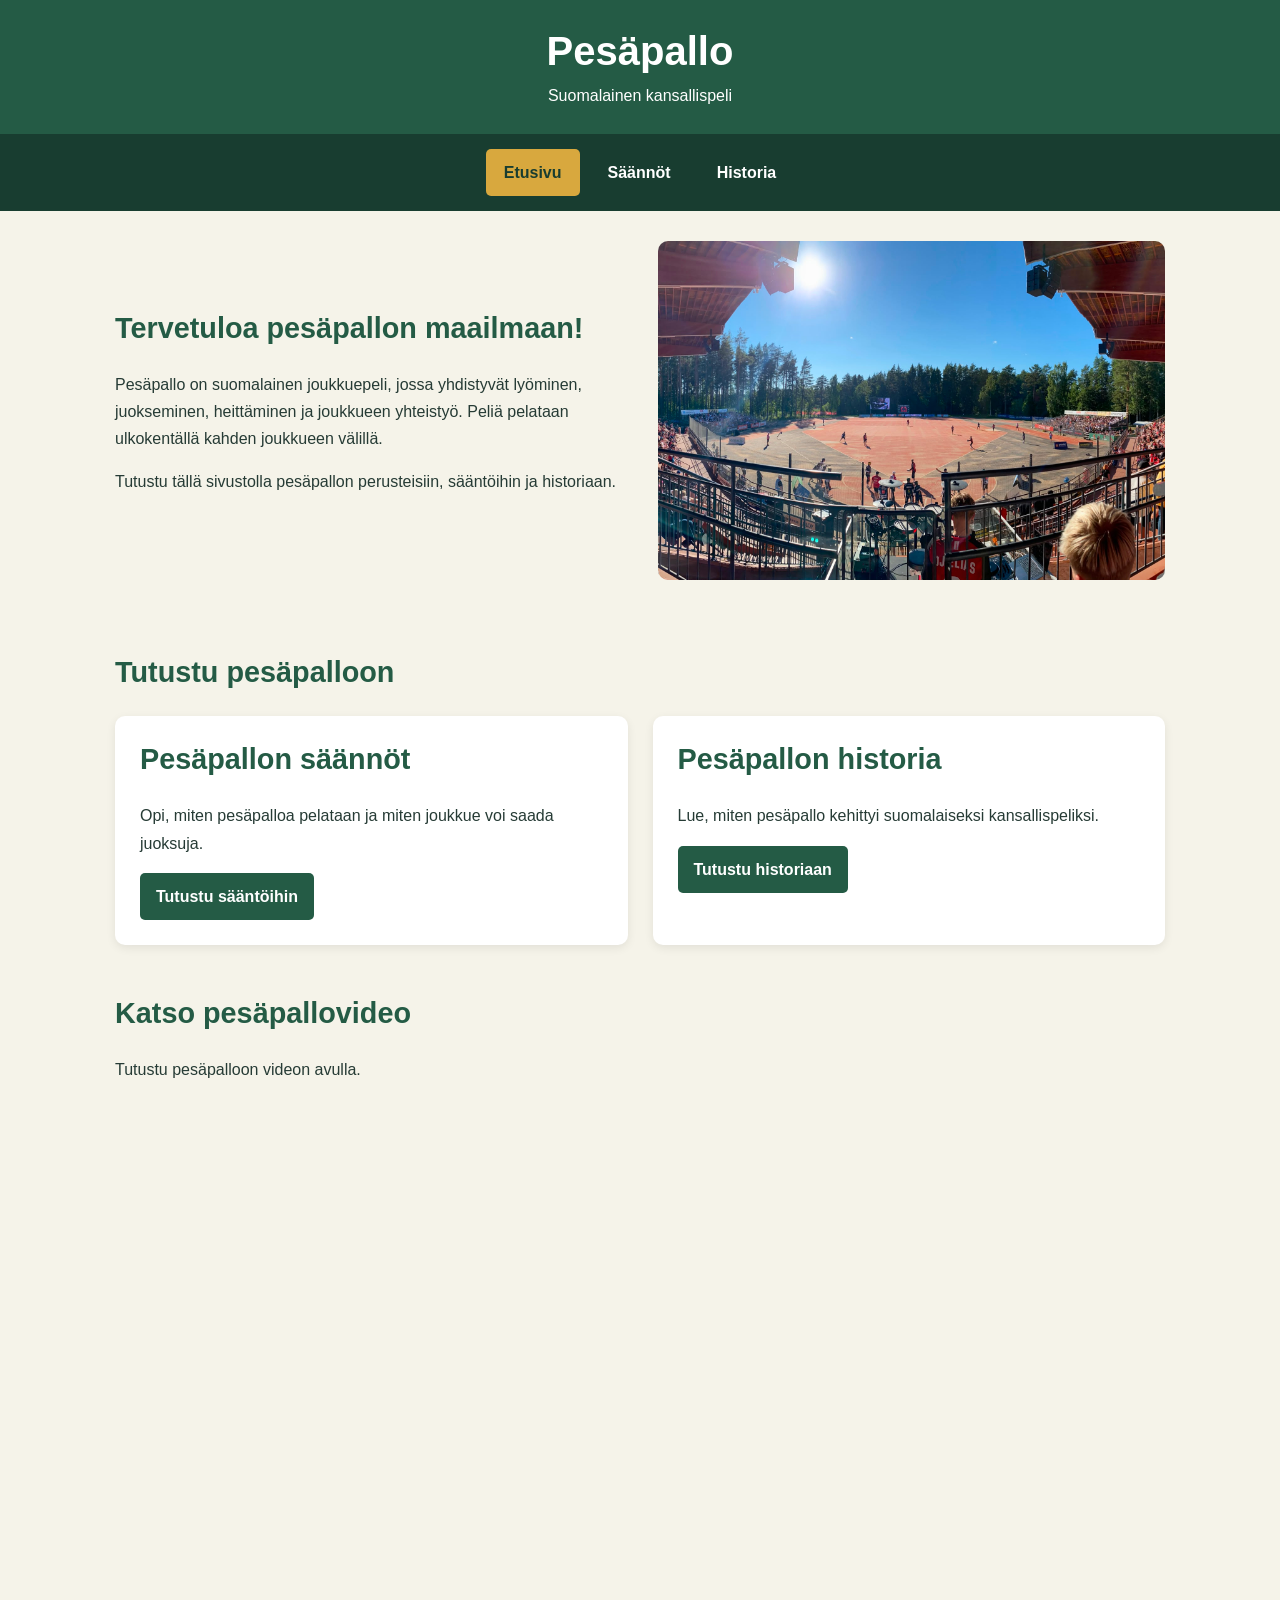
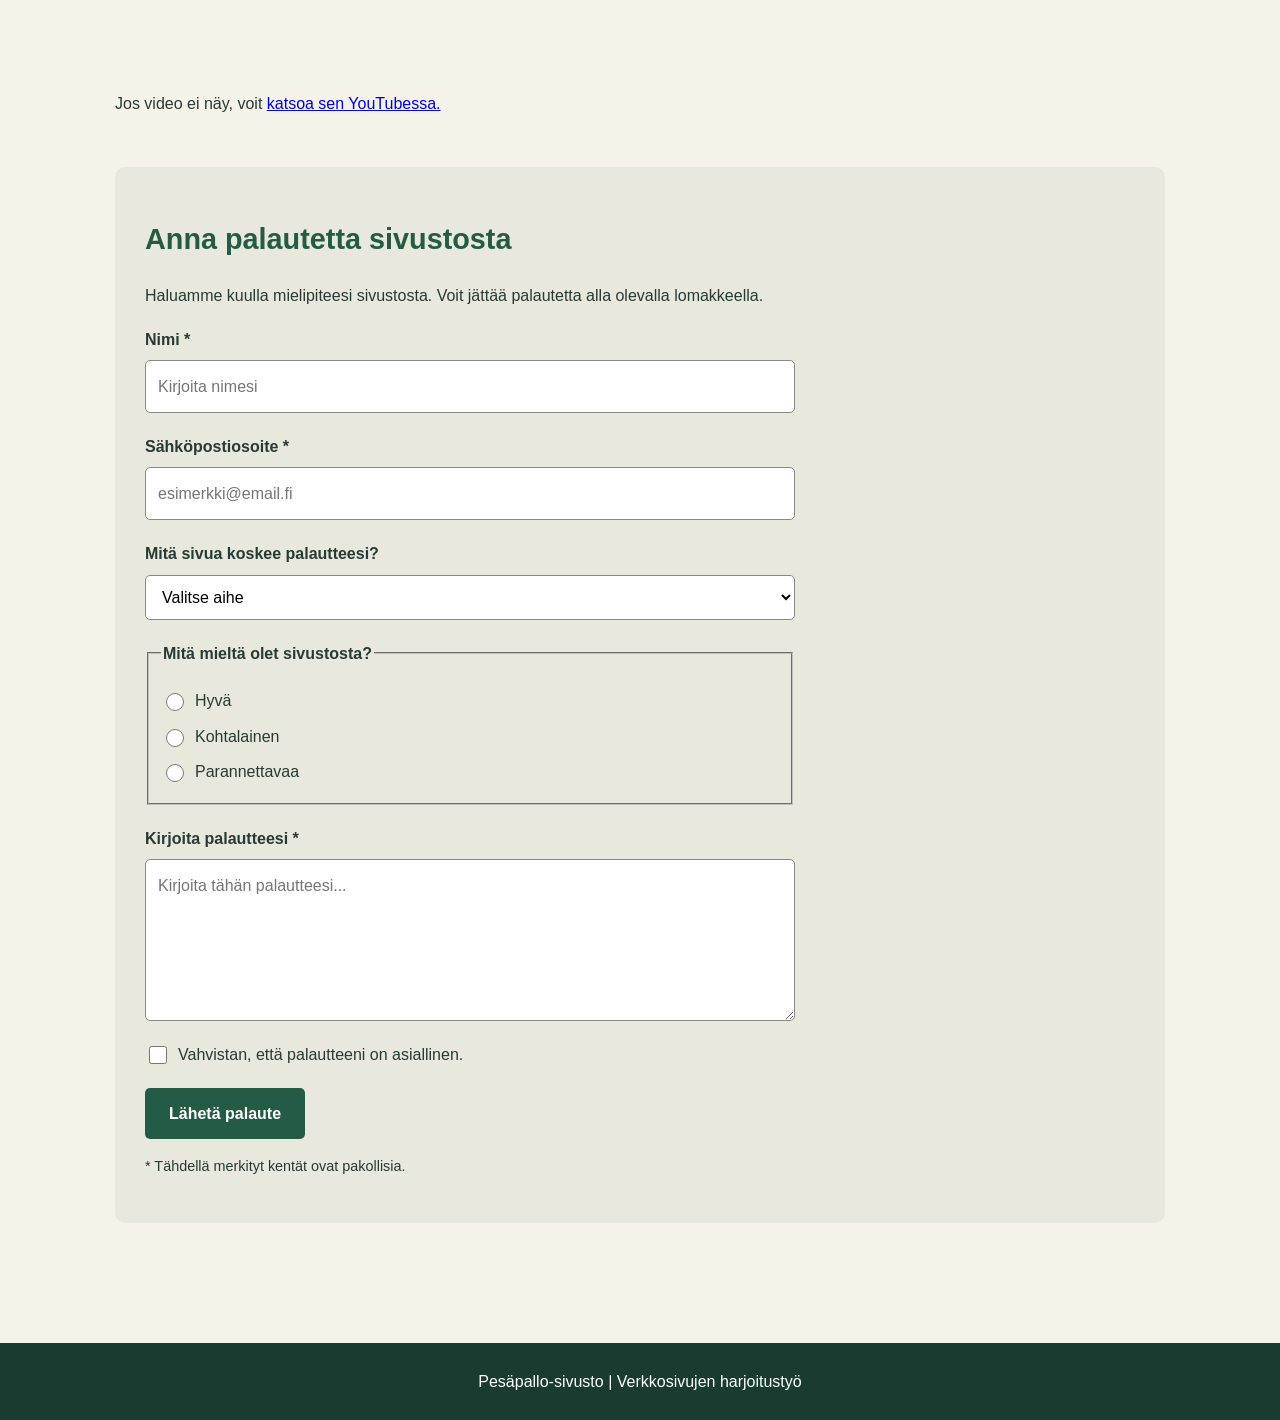
<file: index.html>
<!DOCTYPE html>
<html lang="fi">
<head>
    <meta charset="UTF-8">
    <meta name="viewport" content="width=device-width, initial-scale=1.0">
    <title>Pesäpallo – Etusivu</title>
    <link rel="stylesheet" href="css/style.css">
</head>
<body>

    <header class="sivun-otsikko">
        <h1>Pesäpallo</h1>
        <p>Suomalainen kansallispeli</p>
    </header>

    <nav class="navigaatio" aria-label="Päänavigaatio">
        <a href="index.html" aria-current="page">Etusivu</a>
        <a href="saannot.html">Säännöt</a>
        <a href="historia.html">Historia</a>
    </nav>

    <main>
        <section class="hero">
            <div class="hero-teksti">
                <h2>Tervetuloa pesäpallon maailmaan!</h2>
                <p>
                    Pesäpallo on suomalainen joukkuepeli, jossa yhdistyvät
                    lyöminen, juokseminen, heittäminen ja joukkueen yhteistyö.
                    Peliä pelataan ulkokentällä kahden joukkueen välillä.
                </p>
                <p>
                    Tutustu tällä sivustolla pesäpallon perusteisiin,
                    sääntöihin ja historiaan.
                </p>
            </div>

            <img
                class="hero-kuva"
                src="images/pallo.jpg"
                alt="Pesäpallokenttä ja pelaajia ottelun aikana"
                width="1080"
                height="720">
        </section>

        <section class="kortit">
            <h2 class="kortit-otsikko">Tutustu pesäpalloon</h2>

            <article class="kortti">
                <h2>Pesäpallon säännöt</h2>
                <p>
                    Opi, miten pesäpalloa pelataan ja miten joukkue
                    voi saada juoksuja.
                </p>
                <a class="linkki" href="saannot.html">
                    Tutustu sääntöihin
                </a>
            </article>

            <article class="kortti">
                <h2>Pesäpallon historia</h2>
                <p>
                    Lue, miten pesäpallo kehittyi suomalaiseksi
                    kansallispeliksi.
                </p>
                <a class="linkki" href="historia.html">
                    Tutustu historiaan
                </a>
            </article>
        </section>

        <section class="media-osio">
            <h2>Katso pesäpallovideo</h2>
            <p>
                Tutustu pesäpalloon videon avulla.
            </p>

            <div class="video-container">
                <iframe
                    src="https://www.youtube-nocookie.com/embed/uLBNd56MG34"
                    title="Pesäpallovideo YouTubesta"
                    width="560"
                    height="315"
                    loading="lazy"
                    allow="accelerometer; autoplay; clipboard-write; encrypted-media; gyroscope; picture-in-picture; web-share"
                    referrerpolicy="strict-origin-when-cross-origin"
                    allowfullscreen>
                </iframe>
            </div>

            <p>
                Jos video ei näy, voit
                <a
                    href="https://www.youtube.com/watch?v=uLBNd56MG34"
                    target="_blank"
                    rel="noopener noreferrer">
                    katsoa sen YouTubessa.
                </a>
            </p>
        </section>

        <section class="lomake-osio">
            <h2>Anna palautetta sivustosta</h2>
            <p>
                Haluamme kuulla mielipiteesi sivustosta.
                Voit jättää palautetta alla olevalla lomakkeella.
            </p>

            <form class="palautelomake" action="#" method="get">
                <div class="lomake-kentta">
                    <label for="nimi">Nimi *</label>
                    <input
                        type="text"
                        id="nimi"
                        name="nimi"
                        placeholder="Kirjoita nimesi"
                        minlength="2"
                        maxlength="50"
                        required>
                </div>

                <div class="lomake-kentta">
                    <label for="sahkoposti">Sähköpostiosoite *</label>
                    <input
                        type="email"
                        id="sahkoposti"
                        name="sahkoposti"
                        placeholder="esimerkki@email.fi"
                        required>
                </div>

                <div class="lomake-kentta">
                    <label for="aihe">Mitä sivua koskee palautteesi?</label>
                    <select id="aihe" name="aihe" required>
                        <option value="">Valitse aihe</option>
                        <option value="etusivu">Etusivu</option>
                        <option value="saannot">Säännöt</option>
                        <option value="historia">Historia</option>
                        <option value="yleinen">Yleinen palaute</option>
                    </select>
                </div>

                <fieldset class="lomake-kentta">
                    <legend>Mitä mieltä olet sivustosta?</legend>

                    <label class="valinta">
                        <input type="radio" name="arvio" value="hyva" required>
                        Hyvä
                    </label>

                    <label class="valinta">
                        <input type="radio" name="arvio" value="kohtalainen">
                        Kohtalainen
                    </label>

                    <label class="valinta">
                        <input type="radio" name="arvio" value="parannettavaa">
                        Parannettavaa
                    </label>
                </fieldset>

                <div class="lomake-kentta">
                    <label for="palaute">Kirjoita palautteesi *</label>
                    <textarea
                        id="palaute"
                        name="palaute"
                        rows="5"
                        minlength="5"
                        maxlength="1000"
                        placeholder="Kirjoita tähän palautteesi..."
                        required></textarea>
                </div>

                <div class="lomake-kentta">
                    <label class="valinta">
                        <input
                            type="checkbox"
                            id="hyvaksyminen"
                            name="hyvaksyminen"
                            value="kylla"
                            required>
                        Vahvistan, että palautteeni on asiallinen.
                    </label>
                </div>

                <button type="submit" class="laheta-nappi">
                    Lähetä palaute
                </button>

                <p class="pakolliset-tiedot">
                    * Tähdellä merkityt kentät ovat pakollisia.
                </p>
            </form>
        </section>
    </main>

    <footer>
        <p>Pesäpallo-sivusto | Verkkosivujen harjoitustyö</p>
    </footer>

</body>
</html>
</file>
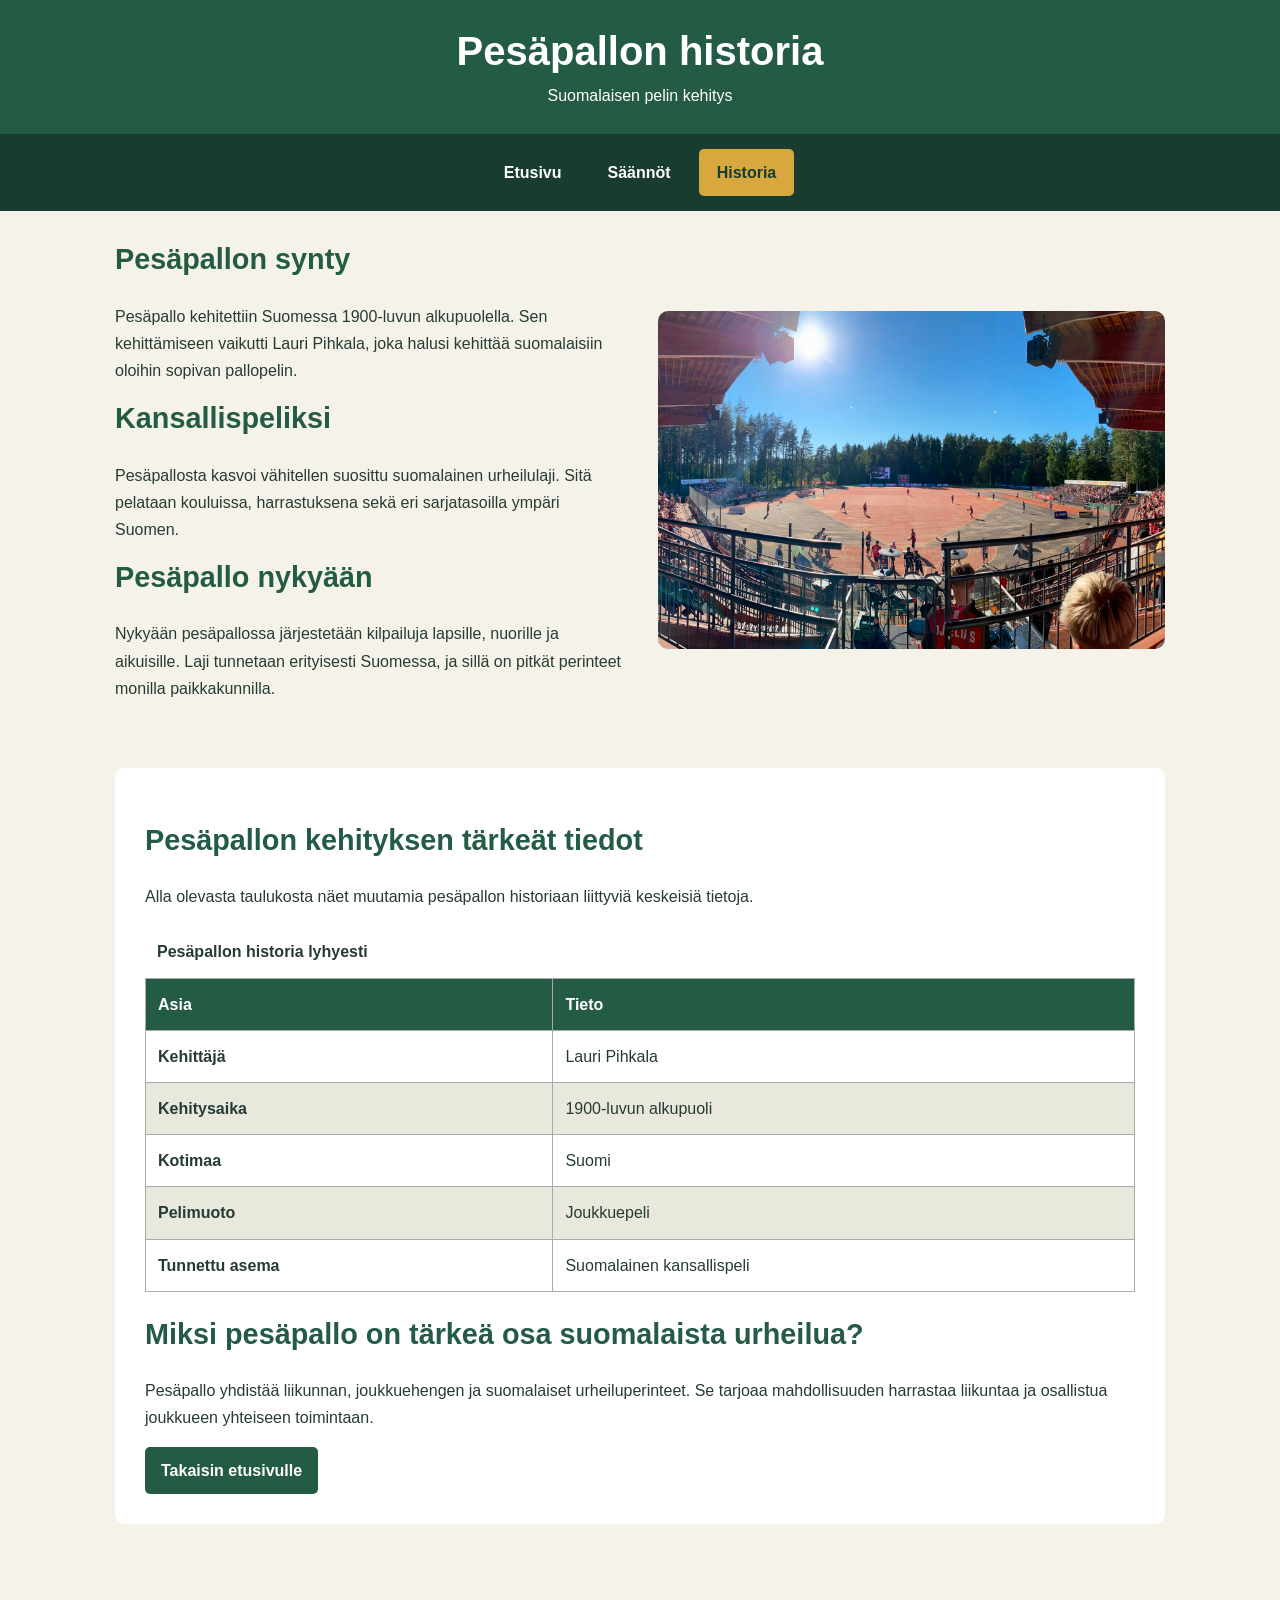
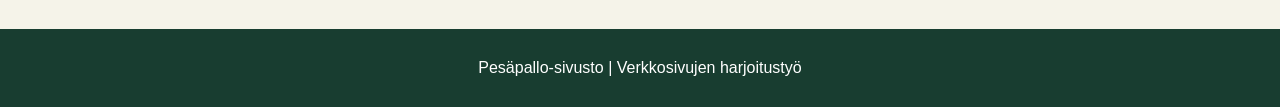
<file: historia.html>
<!DOCTYPE html>
<html lang="fi">
<head>
    <meta charset="UTF-8">
    <meta name="viewport" content="width=device-width, initial-scale=1.0">
    <title>Pesäpallon historia</title>
    <link rel="stylesheet" href="css/style.css">
</head>
<body>

    <header class="sivun-otsikko">
        <h1>Pesäpallon historia</h1>
        <p>Suomalaisen pelin kehitys</p>
    </header>

    <nav class="navigaatio" aria-label="Päänavigaatio">
        <a href="index.html">Etusivu</a>
        <a href="saannot.html">Säännöt</a>
        <a href="historia.html" aria-current="page">Historia</a>
    </nav>

    <main>
        <section class="hero">
            <div class="hero-teksti">
                <h2>Pesäpallon synty</h2>

                <p>
                    Pesäpallo kehitettiin Suomessa 1900-luvun alkupuolella.
                    Sen kehittämiseen vaikutti Lauri Pihkala, joka halusi
                    kehittää suomalaisiin oloihin sopivan pallopelin.
                </p>

                <h2>Kansallispeliksi</h2>

                <p>
                    Pesäpallosta kasvoi vähitellen suosittu suomalainen
                    urheilulaji. Sitä pelataan kouluissa, harrastuksena
                    sekä eri sarjatasoilla ympäri Suomen.
                </p>

                <h2>Pesäpallo nykyään</h2>

                <p>
                    Nykyään pesäpallossa järjestetään kilpailuja lapsille,
                    nuorille ja aikuisille. Laji tunnetaan erityisesti
                    Suomessa, ja sillä on pitkät perinteet monilla
                    paikkakunnilla.
                </p>
            </div>

            <img
                class="hero-kuva"
                src="images/pallo.jpg"
                alt="Pallo pelikentällä"
                width="1080"
                height="720">
        </section>

        <section class="sisalto">
            <h2>Pesäpallon kehityksen tärkeät tiedot</h2>

            <p>
                Alla olevasta taulukosta näet muutamia pesäpallon
                historiaan liittyviä keskeisiä tietoja.
            </p>

            <div class="taulukko-container">
                <table class="tietotaulukko">
                    <caption>Pesäpallon historia lyhyesti</caption>

                    <thead>
                        <tr>
                            <th scope="col">Asia</th>
                            <th scope="col">Tieto</th>
                        </tr>
                    </thead>

                    <tbody>
                        <tr>
                            <th scope="row">Kehittäjä</th>
                            <td>Lauri Pihkala</td>
                        </tr>

                        <tr>
                            <th scope="row">Kehitysaika</th>
                            <td>1900-luvun alkupuoli</td>
                        </tr>

                        <tr>
                            <th scope="row">Kotimaa</th>
                            <td>Suomi</td>
                        </tr>

                        <tr>
                            <th scope="row">Pelimuoto</th>
                            <td>Joukkuepeli</td>
                        </tr>

                        <tr>
                            <th scope="row">Tunnettu asema</th>
                            <td>Suomalainen kansallispeli</td>
                        </tr>
                    </tbody>
                </table>
            </div>

            <h2>Miksi pesäpallo on tärkeä osa suomalaista urheilua?</h2>

            <p>
                Pesäpallo yhdistää liikunnan, joukkuehengen ja suomalaiset
                urheiluperinteet. Se tarjoaa mahdollisuuden harrastaa
                liikuntaa ja osallistua joukkueen yhteiseen toimintaan.
            </p>

            <a class="linkki" href="index.html">Takaisin etusivulle</a>
        </section>
    </main>

    <footer>
        <p>Pesäpallo-sivusto | Verkkosivujen harjoitustyö</p>
    </footer>

</body>
</html>
</file>
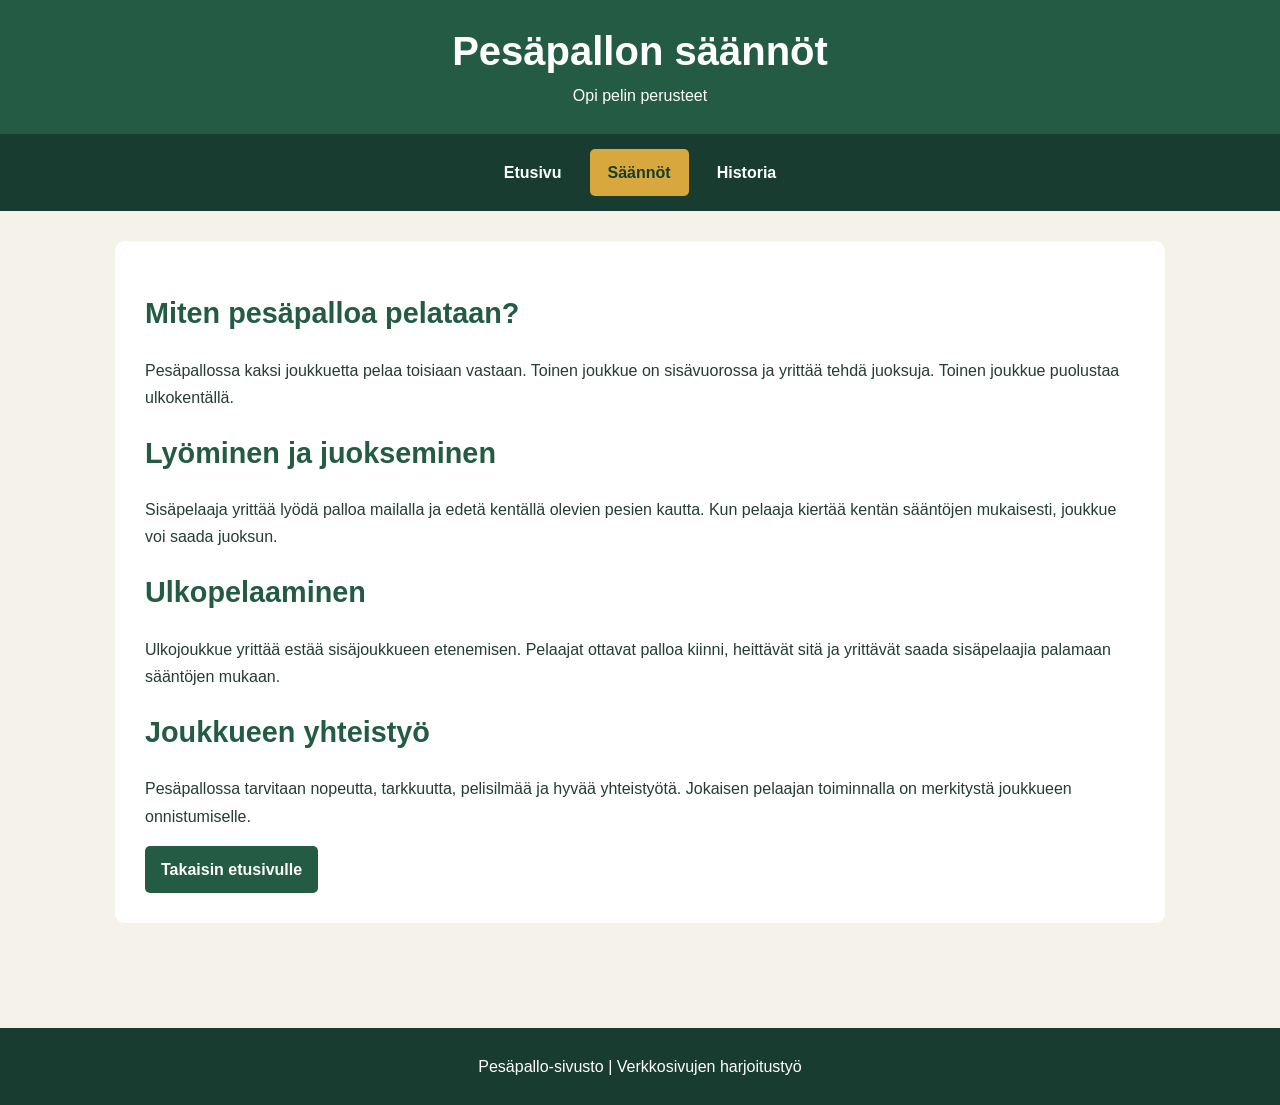
<file: saannot.html>
<!DOCTYPE html>
<html lang="fi">
<head>
    <meta charset="UTF-8">
    <meta name="viewport" content="width=device-width, initial-scale=1.0">
    <title>Pesäpallon säännöt</title>
    <link rel="stylesheet" href="css/style.css">
</head>
<body>

    <header class="sivun-otsikko">
        <h1>Pesäpallon säännöt</h1>
        <p>Opi pelin perusteet</p>
    </header>

    <nav class="navigaatio" aria-label="Päänavigaatio">
        <a href="index.html">Etusivu</a>
        <a href="saannot.html" aria-current="page">Säännöt</a>
        <a href="historia.html">Historia</a>
    </nav>

    <main>
        <section class="sisalto">
            <h2>Miten pesäpalloa pelataan?</h2>

            <p>
                Pesäpallossa kaksi joukkuetta pelaa toisiaan vastaan.
                Toinen joukkue on sisävuorossa ja yrittää tehdä juoksuja.
                Toinen joukkue puolustaa ulkokentällä.
            </p>

            <h2>Lyöminen ja juokseminen</h2>

            <p>
                Sisäpelaaja yrittää lyödä palloa mailalla ja edetä
                kentällä olevien pesien kautta. Kun pelaaja kiertää
                kentän sääntöjen mukaisesti, joukkue voi saada juoksun.
            </p>

            <h2>Ulkopelaaminen</h2>

            <p>
                Ulkojoukkue yrittää estää sisäjoukkueen etenemisen.
                Pelaajat ottavat palloa kiinni, heittävät sitä ja
                yrittävät saada sisäpelaajia palamaan sääntöjen mukaan.
            </p>

            <h2>Joukkueen yhteistyö</h2>

            <p>
                Pesäpallossa tarvitaan nopeutta, tarkkuutta, pelisilmää
                ja hyvää yhteistyötä. Jokaisen pelaajan toiminnalla
                on merkitystä joukkueen onnistumiselle.
            </p>

            <a class="linkki" href="index.html">Takaisin etusivulle</a>
        </section>
    </main>

    <footer>
        <p>Pesäpallo-sivusto | Verkkosivujen harjoitustyö</p>
    </footer>

</body>
</html>
</file>
<file: css/style.css>
/* Yleiset asetukset */

* {
    box-sizing: border-box;
}

html {
    scroll-behavior: smooth;
}

body {
    margin: 0;
    font-family: "Open Sans", Arial, sans-serif;
    background-color: #f5f3e9;
    color: #263b35;
    line-height: 1.7;
}

h1,
h2,
h3 {
    font-family: "Oswald", Arial, sans-serif;
    line-height: 1.3;
    color: #245b45;
}

h1 {
    font-size: 2.5rem;
}

h2 {
    font-size: 1.8rem;
}

p {
    margin-top: 0;
}

/* Yläosa */

.sivun-otsikko {
    background-color: #245b45;
    color: white;
    text-align: center;
    padding: 25px 20px;
}

.sivun-otsikko h1 {
    color: white;
    margin: 0;
}

.sivun-otsikko p {
    margin: 5px 0 0;
    color: white;
}

/* Navigaatio */

.navigaatio {
    display: flex;
    justify-content: center;
    flex-wrap: wrap;
    gap: 10px;
    background-color: #183d30;
    padding: 15px;
    position: sticky;
    top: 0;
    z-index: 10;
}

.navigaatio a {
    color: white;
    text-decoration: none;
    padding: 10px 18px;
    border-radius: 5px;
    font-weight: bold;
}

.navigaatio a:hover,
.navigaatio a:focus {
    background-color: #d8a83e;
    color: #183d30;
}

.navigaatio a[aria-current="page"] {
    background-color: #d8a83e;
    color: #183d30;
}

/* Pääsisältö */

main {
    max-width: 1100px;
    margin: 0 auto;
    padding: 30px 25px;
}

section {
    margin-bottom: 45px;
}

/* Etusivun pääosio */

.hero {
    display: grid;
    grid-template-columns: 1fr 1fr;
    align-items: center;
    gap: 35px;
    margin-bottom: 50px;
}

.hero-teksti {
    min-width: 0;
}

.hero-teksti h2 {
    margin-top: 0;
}

.hero-kuva {
    display: block;
    width: 100%;
    max-width: 100%;
    height: auto;
    aspect-ratio: 3 / 2;
    object-fit: cover;
    border-radius: 10px;
}

/* Kortit */

.kortit {
    display: grid;
    grid-template-columns: repeat(2, 1fr);
    gap: 25px;
    margin-bottom: 50px;
}

.kortit-otsikko {
    grid-column: 1 / -1;
    margin-bottom: 0;
}

.kortti {
    background-color: white;
    padding: 25px;
    border-radius: 10px;
    box-shadow: 0 3px 10px rgba(0, 0, 0, 0.08);
}

.kortti h2 {
    margin-top: 0;
}

.kortti a,
.linkki {
    display: inline-block;
    background-color: #245b45;
    color: white;
    padding: 10px 16px;
    border-radius: 5px;
    text-decoration: none;
    font-weight: bold;
}

.kortti a:hover,
.kortti a:focus,
.linkki:hover,
.linkki:focus {
    background-color: #d8a83e;
    color: #183d30;
}

/* Video */

.media-osio {
    margin-bottom: 50px;
}

.video-container {
    position: relative;
    width: 100%;
    aspect-ratio: 16 / 9;
    overflow: hidden;
    border-radius: 10px;
}

.video-container iframe {
    width: 100%;
    height: 100%;
    border: 0;
}

/* Lomake */

.lomake-osio {
    background-color: #e8e8dc;
    padding: 30px;
    border-radius: 10px;
    margin-bottom: 50px;
}

.palautelomake {
    max-width: 650px;
}

.lomake-kentta {
    margin-bottom: 20px;
}

.lomake-kentta label,
.lomake-kentta legend {
    display: block;
    font-weight: bold;
    margin-bottom: 7px;
}

.lomake-kentta input[type="text"],
.lomake-kentta input[type="email"],
.lomake-kentta select,
.lomake-kentta textarea {
    display: block;
    width: 100%;
    padding: 12px;
    border: 1px solid #888;
    border-radius: 5px;
    font: inherit;
    background-color: white;
}

.lomake-kentta input:focus,
.lomake-kentta select:focus,
.lomake-kentta textarea:focus {
    outline: 3px solid #d8a83e;
    border-color: #245b45;
}

.lomake-kentta fieldset {
    border: 1px solid #888;
    border-radius: 5px;
    padding: 15px;
}

.lomake-kentta .valinta {
    display: flex;
    align-items: center;
    gap: 8px;
    margin: 8px 0;
    font-weight: normal;
}

.valinta input {
    width: 18px;
    height: 18px;
}

.laheta-nappi {
    background-color: #245b45;
    color: white;
    border: none;
    border-radius: 5px;
    padding: 12px 24px;
    font: inherit;
    font-weight: bold;
    cursor: pointer;
}

.laheta-nappi:hover,
.laheta-nappi:focus {
    background-color: #d8a83e;
    color: #183d30;
}

.laheta-nappi:focus-visible,
a:focus-visible {
    outline: 3px solid #d8a83e;
    outline-offset: 3px;
}

.pakolliset-tiedot {
    font-size: 0.9rem;
    margin-top: 15px;
}

/* Historia- ja sääntösivujen sisältö */

.sisalto {
    background-color: white;
    padding: 30px;
    border-radius: 10px;
    margin-bottom: 35px;
}

.sisalto img {
    max-width: 100%;
    height: auto;
}

/* Taulukko */

.taulukko-wrapper {
    width: 100%;
    overflow-x: auto;
    margin: 25px 0;
}

table {
    width: 100%;
    border-collapse: collapse;
    background-color: white;
}

caption {
    font-weight: bold;
    padding: 12px;
    text-align: left;
}

th,
td {
    border: 1px solid #aaa;
    padding: 12px;
    text-align: left;
}

thead {
    background-color: #245b45;
    color: white;
}

tbody tr:nth-child(even) {
    background-color: #e8e8dc;
}

tbody tr:hover {
    background-color: #f4e5b8;
}

/* Alatunniste */

footer {
    background-color: #183d30;
    color: white;
    text-align: center;
    padding: 25px 15px;
    margin-top: 40px;
}

footer p {
    margin: 0;
}

/* Mobiilinäytöt */

@media (max-width: 700px) {

    h1 {
        font-size: 2rem;
    }

    h2 {
        font-size: 1.5rem;
    }

    main {
        padding: 20px 15px;
    }

    .hero {
        grid-template-columns: 1fr;
        gap: 20px;
    }

    .hero-kuva {
        width: 100%;
    }

    .kortit {
        grid-template-columns: 1fr;
    }

    .navigaatio {
        gap: 5px;
        padding: 10px 5px;
    }

    .navigaatio a {
        padding: 8px 12px;
    }

    .lomake-osio,
    .sisalto {
        padding: 20px;
    }

    th,
    td {
        padding: 8px;
    }
}

/* Tablet-näytöt */

@media (min-width: 701px) and (max-width: 950px) {

    main {
        padding: 25px 20px;
    }

    .hero {
        gap: 20px;
    }

    .kortit {
        gap: 18px;
    }

    .kortti {
        padding: 20px;
    }
}
</file>
